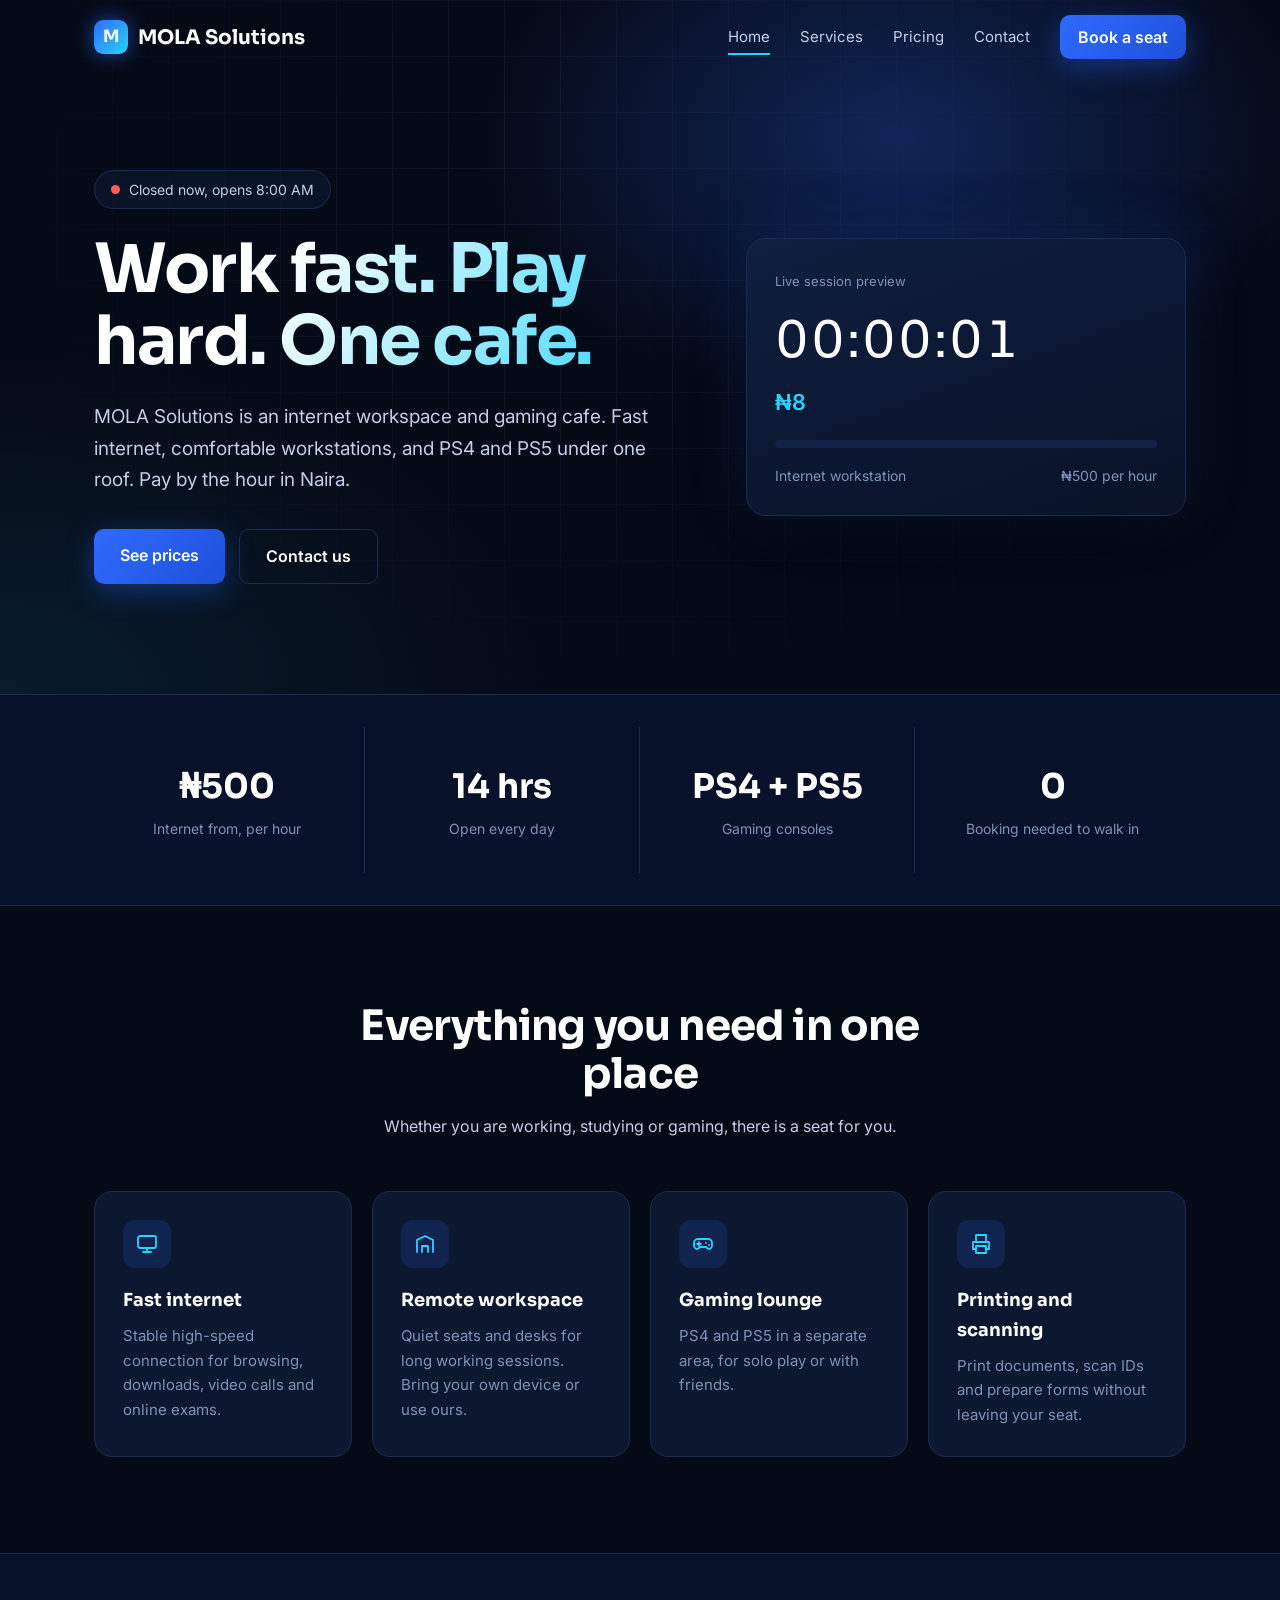
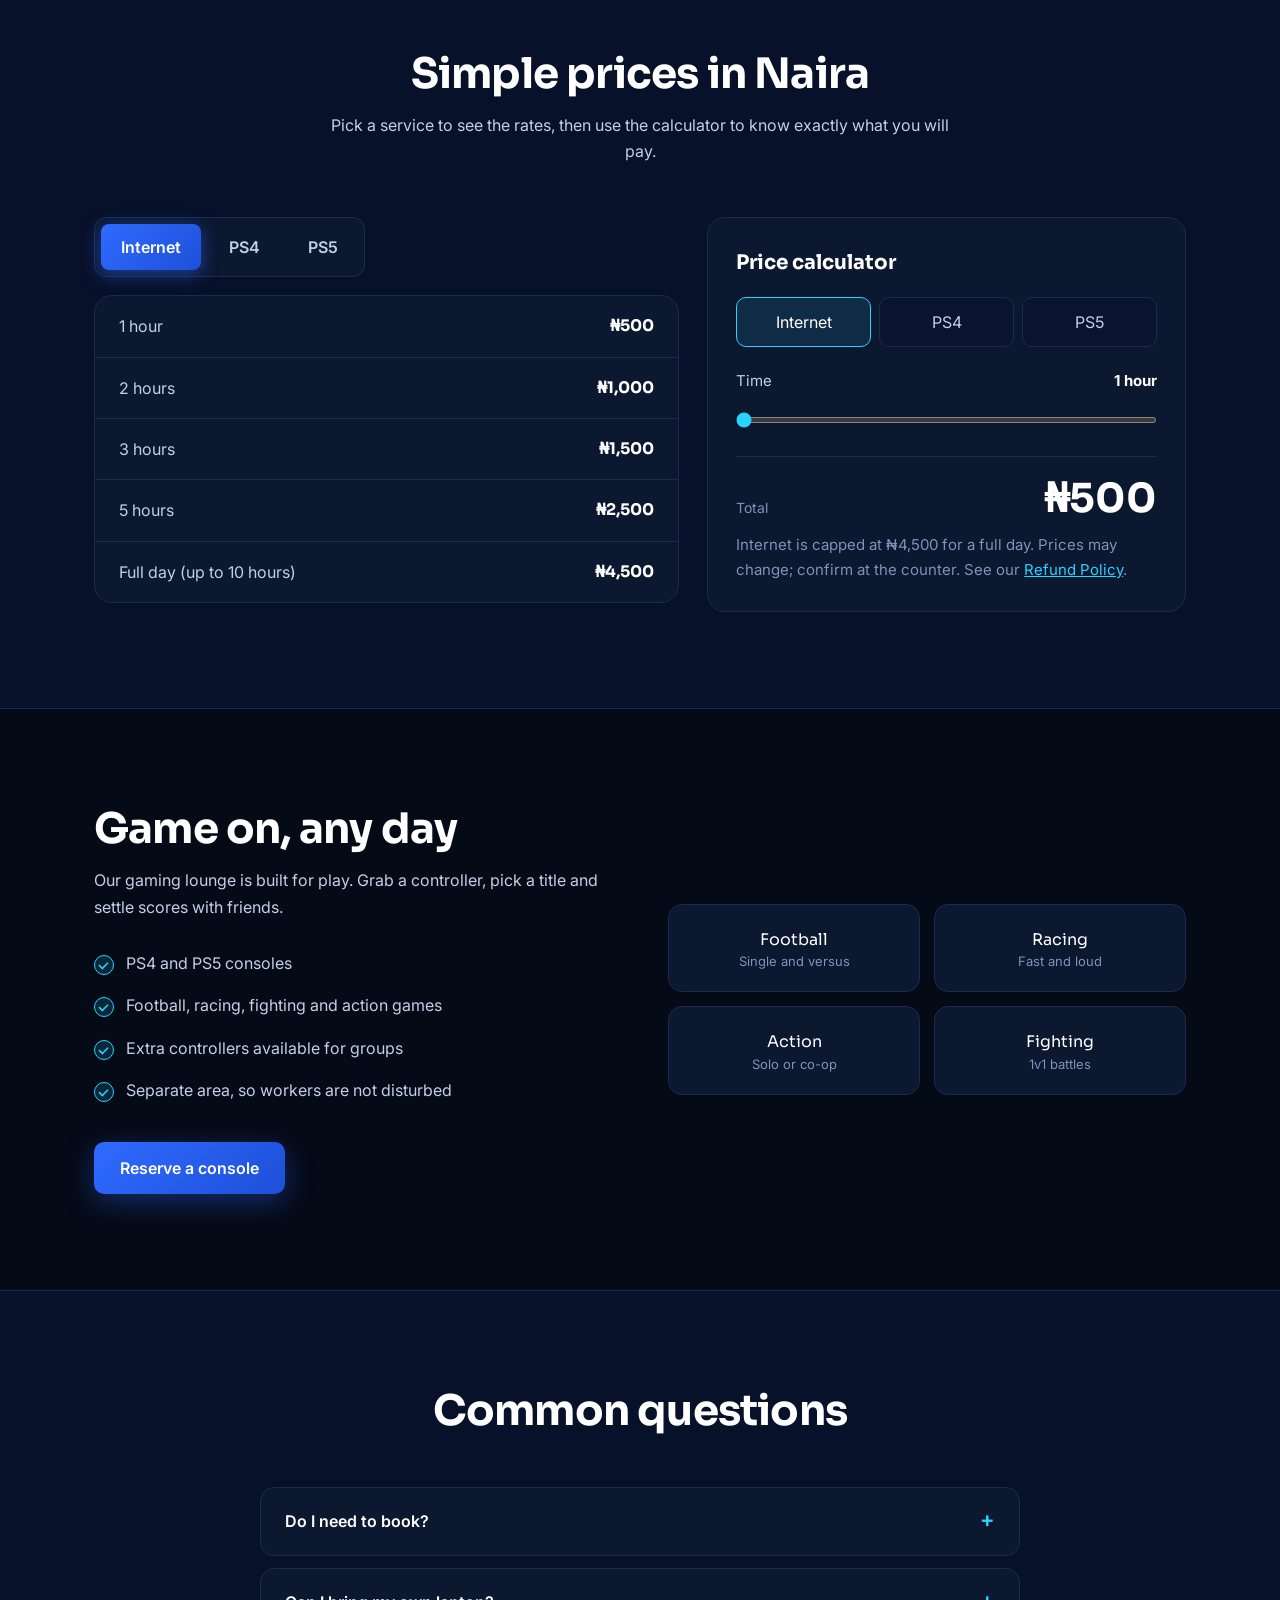
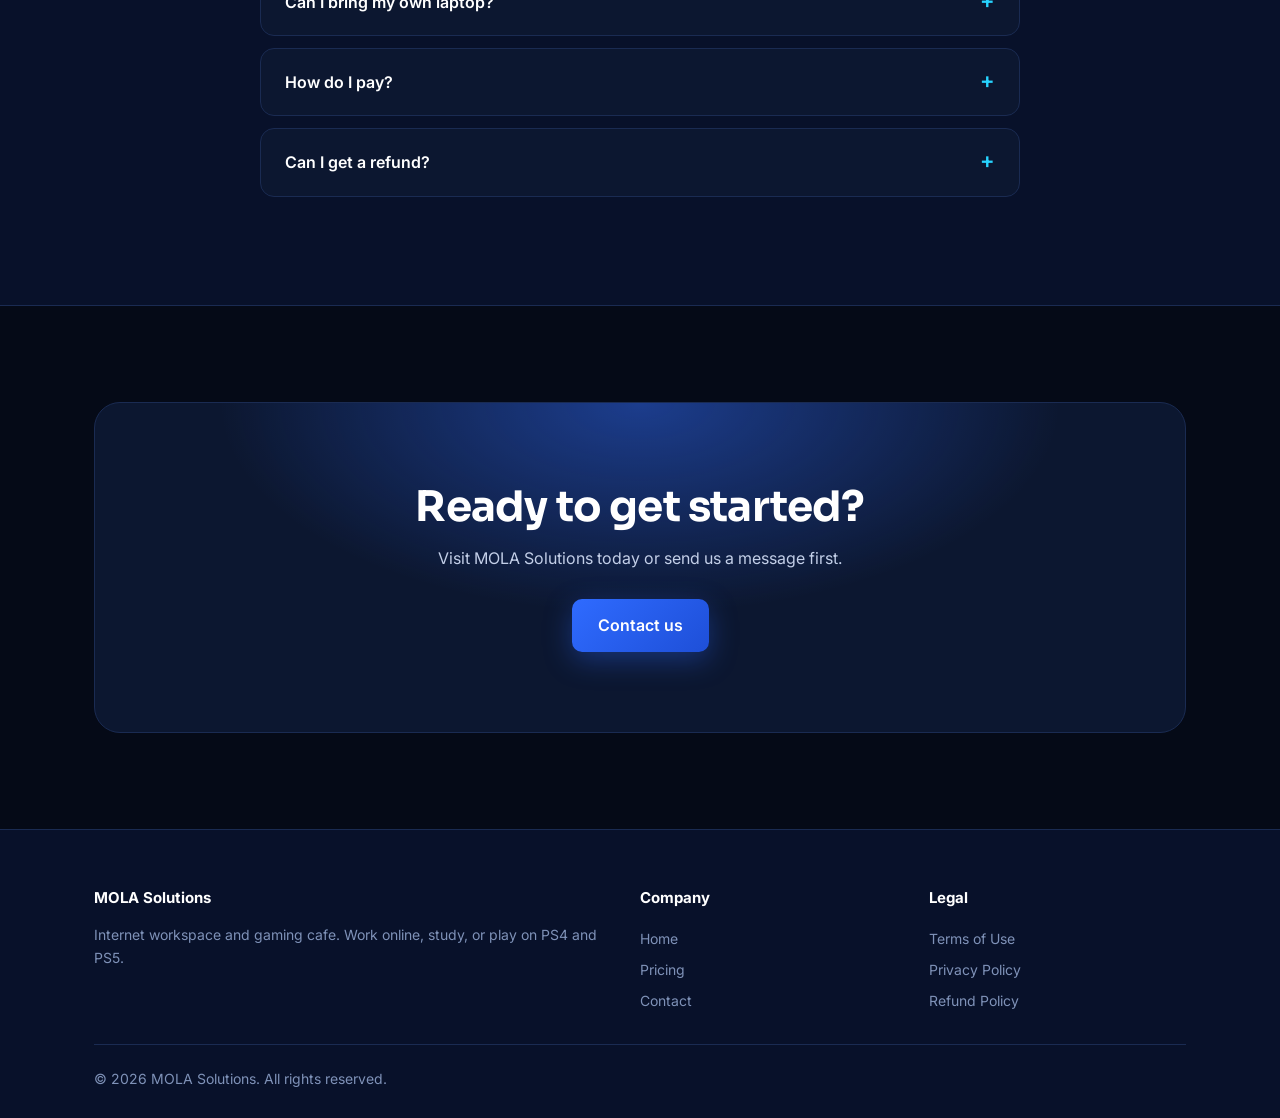
<file: index.html>
<!DOCTYPE html>
<html lang="en">
<head>
    <meta charset="utf-8">
    <meta name="viewport" content="width=device-width, initial-scale=1">
    <title>MOLA Solutions | Internet Workspace and Gaming Cafe</title>
    <meta name="description" content="Internet workspace and gaming cafe. Pay by the hour in Naira. PS4, PS5 and fast internet.">
    <meta name="theme-color" content="#050a17">

    <link rel="preconnect" href="https://fonts.googleapis.com">
    <link rel="preconnect" href="https://fonts.gstatic.com" crossorigin>
    <link href="https://fonts.googleapis.com/css2?family=Inter:wght@400;500;600&family=Sora:wght@600;700&display=swap" rel="stylesheet">
    <link rel="stylesheet" href="style.css">
</head>
<body>
    <header>
        <div class="wrap">
            <a class="logo" href="index.html"><i>M</i>MOLA Solutions</a>
            <button class="menu" aria-expanded="false" aria-controls="nav">Menu</button>
            <nav id="nav" aria-label="Main">
                <a href="index.html" aria-current="page">Home</a>
                <a href="index.html#services">Services</a>
                <a href="index.html#pricing">Pricing</a>
                <a href="contact.html">Contact</a>
                <a class="btn" href="contact.html">Book a seat</a>
            </nav>
        </div>
    </header>

    <main>
        <section class="hero">
            <div class="wrap">
                <div>
                    <div class="badge" id="status">
                        <i class="dot"></i>
                        <span>Open daily, 8:00 AM to 10:00 PM</span>
                    </div>
                    <h1>Work fast. Play hard. One cafe.</h1>
                    <p class="sub">MOLA Solutions is an internet workspace and gaming cafe. Fast internet, comfortable workstations, and PS4 and PS5 under one roof. Pay by the hour in Naira.</p>
                    <div class="btns">
                        <a class="btn" href="#pricing">See prices</a>
                        <a class="btn alt" href="contact.html">Contact us</a>
                    </div>
                </div>

                <div class="sess">
                    <small>Live session preview</small>
                    <div class="t" id="tm">00:00:00</div>
                    <div class="c" id="cost">&#8358;0</div>
                    <div class="bar"><b id="pb"></b></div>
                    <div class="row">
                        <span>Internet workstation</span>
                        <span>&#8358;500 per hour</span>
                    </div>
                </div>
            </div>
        </section>

        <div class="stats">
            <div class="wrap">
                <div><b data-n="500" data-p="&#8358;">0</b><span>Internet from, per hour</span></div>
                <div><b data-n="14" data-s=" hrs">0</b><span>Open every day</span></div>
                <div><b>PS4 + PS5</b><span>Gaming consoles</span></div>
                <div><b data-n="0">0</b><span>Booking needed to walk in</span></div>
            </div>
        </div>

        <section id="services">
            <div class="wrap">
                <div class="h rv">
                    <h2>Everything you need in one place</h2>
                    <p>Whether you are working, studying or gaming, there is a seat for you.</p>
                </div>
                <div class="grid4 rv">
                    <article class="card">
                        <span class="ic"><svg viewBox="0 0 24 24"><rect x="3" y="4" width="18" height="12" rx="2"/><path d="M8 20h8M12 16v4"/></svg></span>
                        <h3>Fast internet</h3>
                        <p>Stable high-speed connection for browsing, downloads, video calls and online exams.</p>
                    </article>
                    <article class="card">
                        <span class="ic"><svg viewBox="0 0 24 24"><path d="M4 20V8l8-4 8 4v12M9 20v-6h6v6"/></svg></span>
                        <h3>Remote workspace</h3>
                        <p>Quiet seats and desks for long working sessions. Bring your own device or use ours.</p>
                    </article>
                    <article class="card">
                        <span class="ic"><svg viewBox="0 0 24 24"><path d="M6 12h4M8 10v4M15 11h.01M18 13h.01"/><path d="M7 7h10a4 4 0 0 1 4 4v3a3 3 0 0 1-5 2l-1-1H9l-1 1a3 3 0 0 1-5-2v-3a4 4 0 0 1 4-4z"/></svg></span>
                        <h3>Gaming lounge</h3>
                        <p>PS4 and PS5 in a separate area, for solo play or with friends.</p>
                    </article>
                    <article class="card">
                        <span class="ic"><svg viewBox="0 0 24 24"><path d="M7 9V3h10v6M7 17H4v-7h16v7h-3M7 14h10v7H7z"/></svg></span>
                        <h3>Printing and scanning</h3>
                        <p>Print documents, scan IDs and prepare forms without leaving your seat.</p>
                    </article>
                </div>
            </div>
        </section>

        <section id="pricing" class="alt-bg">
            <div class="wrap">
                <div class="h rv">
                    <h2>Simple prices in Naira</h2>
                    <p>Pick a service to see the rates, then use the calculator to know exactly what you will pay.</p>
                </div>
                <div class="pr rv">
                    <div>
                        <div class="tabs" id="tabs">
                            <button data-k="internet">Internet</button>
                            <button data-k="ps4">PS4</button>
                            <button data-k="ps5">PS5</button>
                        </div>
                        <div class="plist" id="plist"></div>
                    </div>
                    <div class="card calc">
                        <h3>Price calculator</h3>
                        <div class="chips" id="chips">
                            <button data-k="internet">Internet</button>
                            <button data-k="ps4">PS4</button>
                            <button data-k="ps5">PS5</button>
                        </div>
                        <label for="hrs">Time <b id="hv">1 hour</b></label>
                        <input id="hrs" type="range" min="1" max="10" value="1">
                        <div class="tot"><span>Total</span><b id="tot">&#8358;0</b></div>
                        <p class="note">Internet is capped at &#8358;4,500 for a full day. Prices may change; confirm at the counter. See our <a href="refund.html">Refund Policy</a>.</p>
                    </div>
                </div>
            </div>
        </section>

        <section>
            <div class="wrap split">
                <div class="rv">
                    <h2>Game on, any day</h2>
                    <p>Our gaming lounge is built for play. Grab a controller, pick a title and settle scores with friends.</p>
                    <ul class="chk">
                        <li>PS4 and PS5 consoles</li>
                        <li>Football, racing, fighting and action games</li>
                        <li>Extra controllers available for groups</li>
                        <li>Separate area, so workers are not disturbed</li>
                    </ul>
                    <a class="btn" href="contact.html">Reserve a console</a>
                </div>
                <div class="games rv">
                    <div>Football<small>Single and versus</small></div>
                    <div>Racing<small>Fast and loud</small></div>
                    <div>Action<small>Solo or co-op</small></div>
                    <div>Fighting<small>1v1 battles</small></div>
                </div>
            </div>
        </section>

        <section class="alt-bg">
            <div class="wrap">
                <div class="h rv"><h2>Common questions</h2></div>
                <div class="faq rv">
                    <details><summary>Do I need to book?</summary><p>No. Walk in and take any free workstation. For a PS4 or PS5 on busy days, contact us first to reserve.</p></details>
                    <details><summary>Can I bring my own laptop?</summary><p>Yes. You can use our internet on your own device and pay for the time you use.</p></details>
                    <details><summary>How do I pay?</summary><p>Pay at the counter before or at the start of your session. Time begins when you log in.</p></details>
                    <details><summary>Can I get a refund?</summary><p>Yes, in some cases such as faulty equipment or long internet outages. Read our <a href="refund.html">Refund Policy</a>.</p></details>
                </div>
            </div>
        </section>

        <section>
            <div class="wrap">
                <div class="cta rv">
                    <h2>Ready to get started?</h2>
                    <p>Visit MOLA Solutions today or send us a message first.</p>
                    <a class="btn" href="contact.html">Contact us</a>
                </div>
            </div>
        </section>
    </main>

    <footer>
        <div class="wrap">
            <div class="cols">
                <div><h4>MOLA Solutions</h4><p>Internet workspace and gaming cafe. Work online, study, or play on PS4 and PS5.</p></div>
                <div><h4>Company</h4><a href="index.html">Home</a><a href="index.html#pricing">Pricing</a><a href="contact.html">Contact</a></div>
                <div><h4>Legal</h4><a href="terms.html">Terms of Use</a><a href="privacy.html">Privacy Policy</a><a href="refund.html">Refund Policy</a></div>
            </div>
            <p class="copy">&copy; <span id="y">2026</span> MOLA Solutions. All rights reserved.</p>
        </div>
    </footer>

    <script src="main.js"></script>
</body>
</html>
</file>
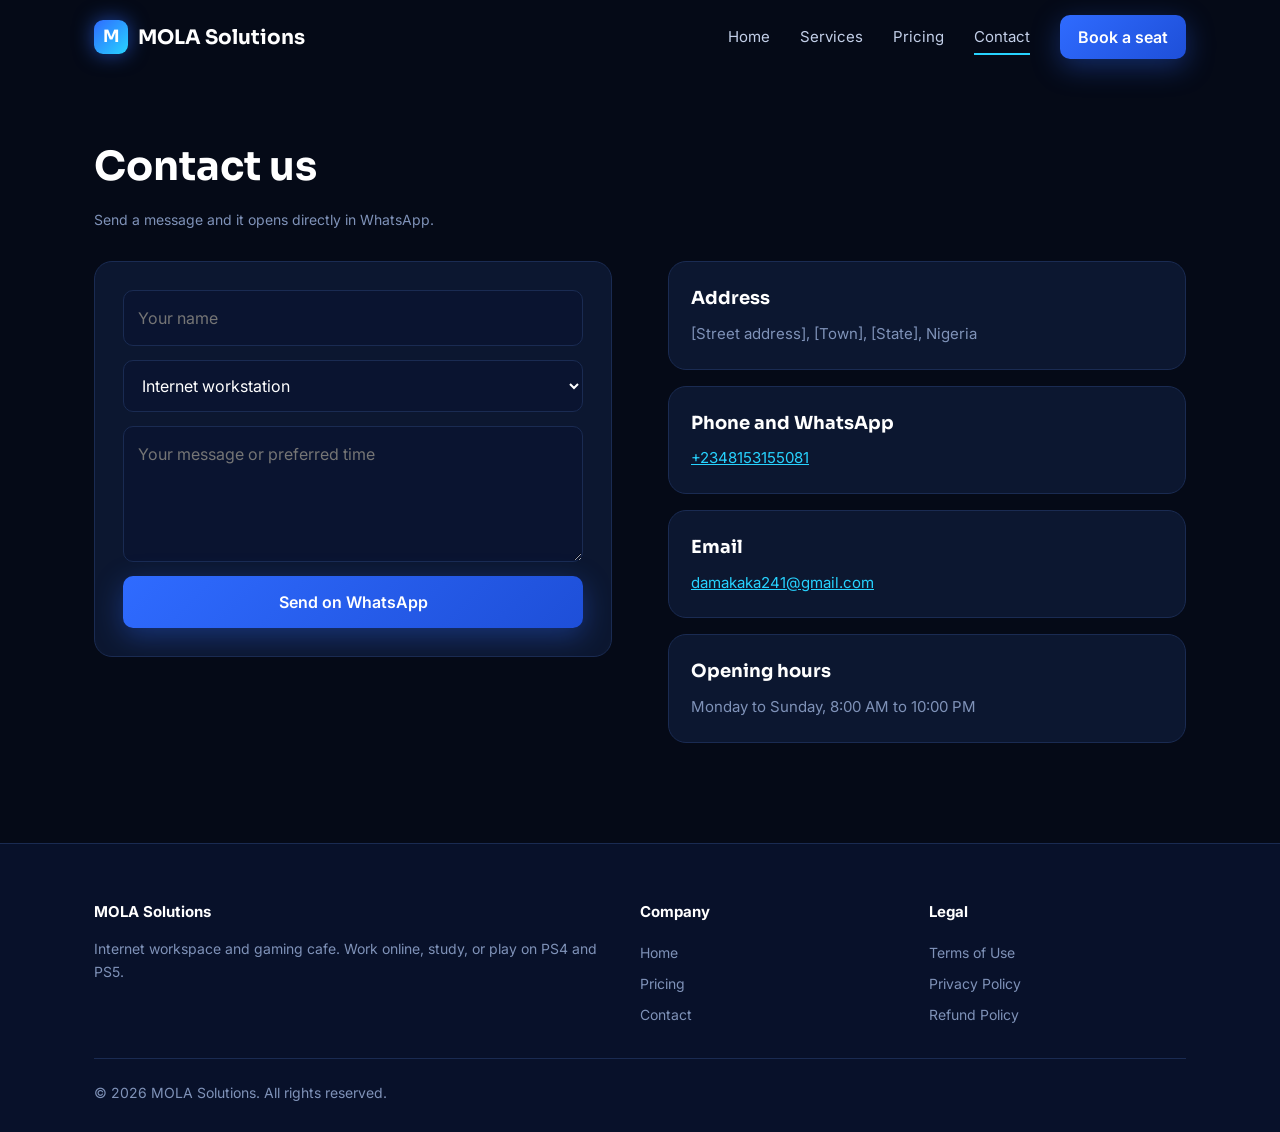
<file: contact.html>
<!DOCTYPE html>
<html lang="en">
<head>
    <meta charset="utf-8">
    <meta name="viewport" content="width=device-width, initial-scale=1">
    <title>Contact | MOLA Solutions</title>
    <meta name="description" content="Address, phone and opening hours for MOLA Solutions.">
    <meta name="theme-color" content="#050a17">

    <link rel="preconnect" href="https://fonts.googleapis.com">
    <link rel="preconnect" href="https://fonts.gstatic.com" crossorigin>
    <link href="https://fonts.googleapis.com/css2?family=Inter:wght@400;500;600&family=Sora:wght@600;700&display=swap" rel="stylesheet">
    <link rel="stylesheet" href="style.css">
</head>
<body>
    <header>
        <div class="wrap">
            <a class="logo" href="index.html"><i>M</i>MOLA Solutions</a>
            <button class="menu" aria-expanded="false" aria-controls="nav">Menu</button>
            <nav id="nav" aria-label="Main">
                <a href="index.html">Home</a>
                <a href="index.html#services">Services</a>
                <a href="index.html#pricing">Pricing</a>
                <a href="contact.html" aria-current="page">Contact</a>
                <a class="btn" href="contact.html">Book a seat</a>
            </nav>
        </div>
    </header>

    <main class="page">
        <div class="wrap">
            <h1>Contact us</h1>
            <p class="date">Send a message and it opens directly in WhatsApp.</p>

            <div class="split" style="align-items:start">
                <form class="cform card" id="cf">
                    <input name="n" placeholder="Your name" required aria-label="Your name">
                    <select name="s" aria-label="Service">
                        <option>Internet workstation</option>
                        <option>PS4</option>
                        <option>PS5</option>
                        <option>Printing or scanning</option>
                    </select>
                    <textarea name="m" rows="4" placeholder="Your message or preferred time" aria-label="Message"></textarea>
                    <button class="btn" type="submit">Send on WhatsApp</button>
                </form>

                <div class="cbox">
                    <div class="card">
                        <h3>Address</h3>
                        <p>[Street address], [Town], [State], Nigeria</p>
                    </div>
                    <div class="card">
                        <h3>Phone and WhatsApp</h3>
                        <p><a href="tel:+2348153155081">+2348153155081</a></p>
                    </div>
                    <div class="card">
                        <h3>Email</h3>
                        <p><a href="mailto:damakaka241@gmail.com">damakaka241@gmail.com</a></p>
                    </div>
                    <div class="card">
                        <h3>Opening hours</h3>
                        <p>Monday to Sunday, 8:00 AM to 10:00 PM</p>
                    </div>
                </div>
            </div>
        </div>
    </main>

    <footer>
        <div class="wrap">
            <div class="cols">
                <div><h4>MOLA Solutions</h4><p>Internet workspace and gaming cafe. Work online, study, or play on PS4 and PS5.</p></div>
                <div><h4>Company</h4><a href="index.html">Home</a><a href="index.html#pricing">Pricing</a><a href="contact.html">Contact</a></div>
                <div><h4>Legal</h4><a href="terms.html">Terms of Use</a><a href="privacy.html">Privacy Policy</a><a href="refund.html">Refund Policy</a></div>
            </div>
            <p class="copy">&copy; <span id="y">2026</span> MOLA Solutions. All rights reserved.</p>
        </div>
    </footer>

    <script src="main.js"></script>
</body>
</html>
</file>
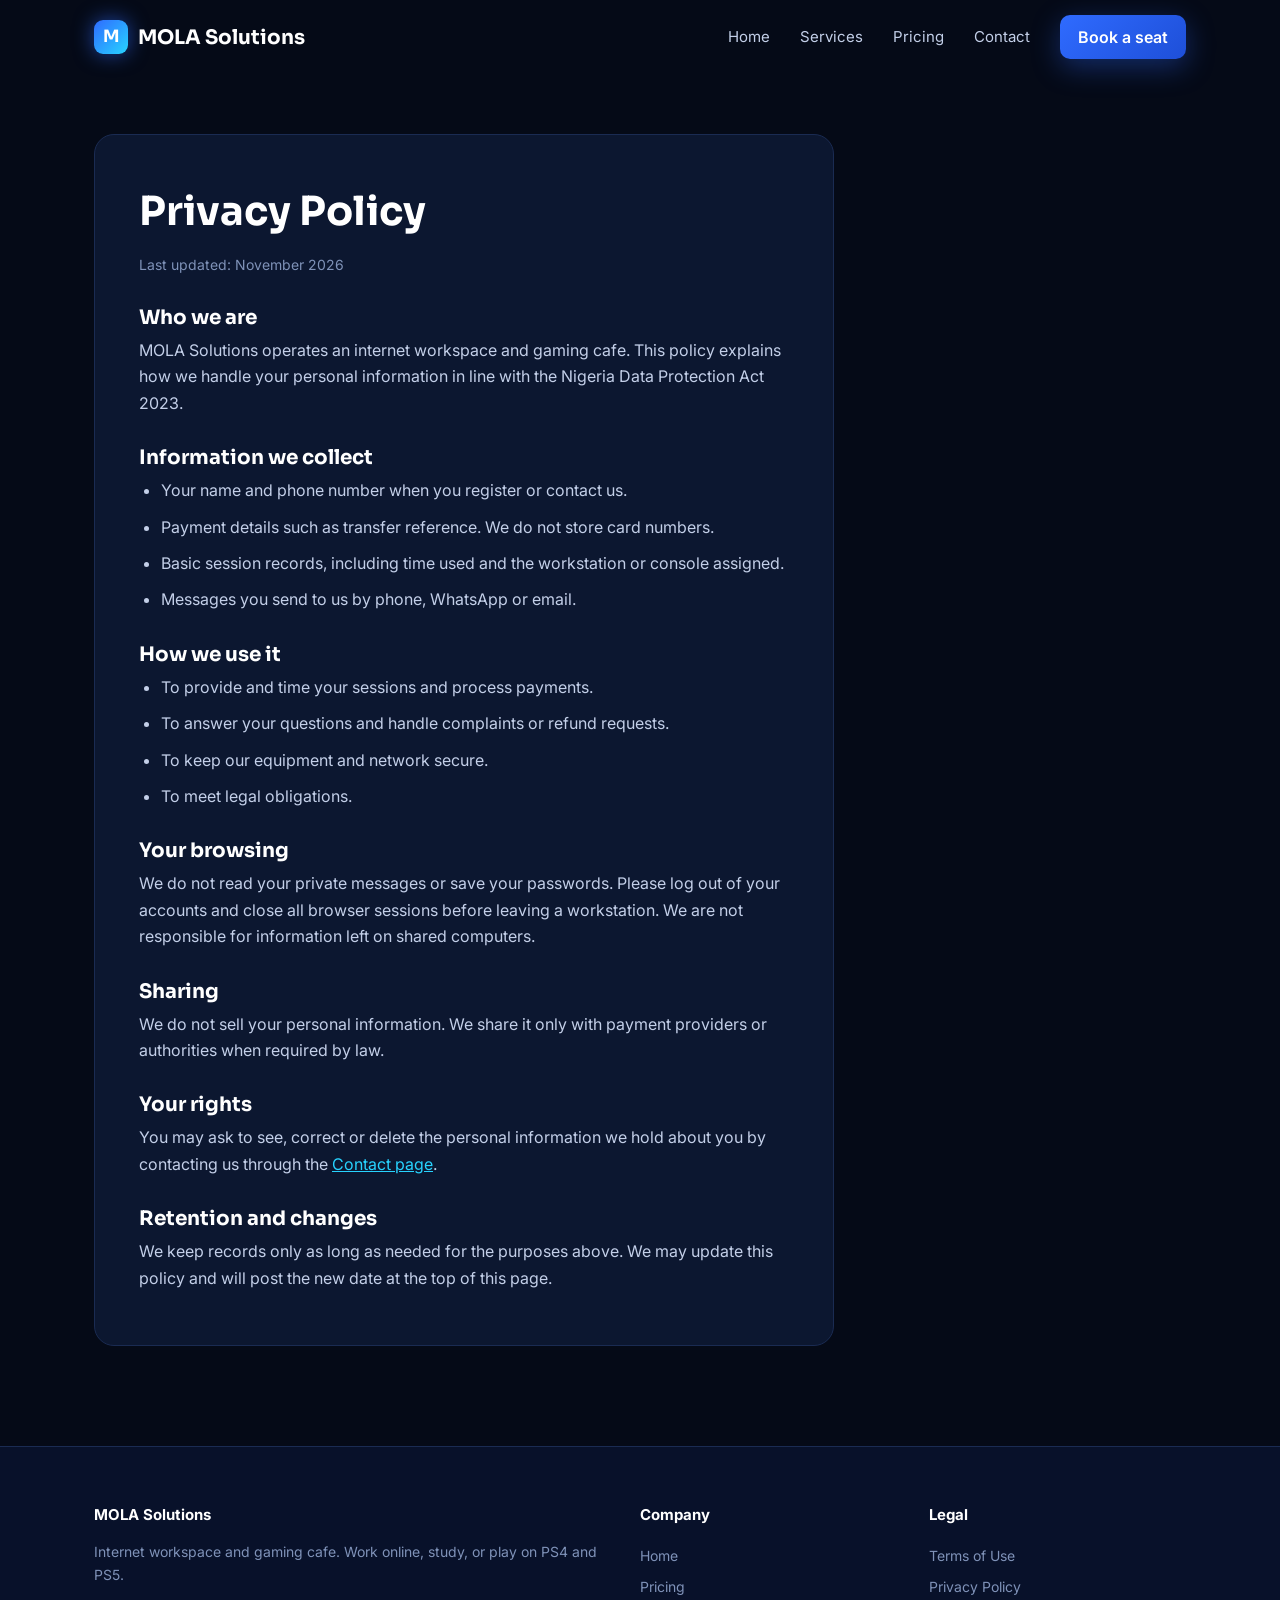
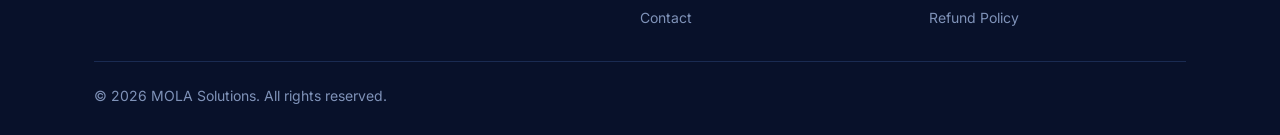
<file: privacy.html>
<!DOCTYPE html>
<html lang="en"><head><meta charset="utf-8"><meta name="viewport" content="width=device-width,initial-scale=1">
<title>Privacy Policy | MOLA Solutions</title><meta name="description" content="Privacy Policy for MOLA Solutions."><meta name="theme-color" content="#050a17">
<link rel="preconnect" href="https://fonts.googleapis.com"><link rel="preconnect" href="https://fonts.gstatic.com" crossorigin>
<link href="https://fonts.googleapis.com/css2?family=Inter:wght@400;500;600&family=Sora:wght@600;700&display=swap" rel="stylesheet">
<link rel="stylesheet" href="style.css"></head><body>
<header><div class="wrap"><a class="logo" href="index.html"><i>M</i>MOLA Solutions</a>
<button class="menu" aria-expanded="false" aria-controls="nav">Menu</button>
<nav id="nav" aria-label="Main"><a href="index.html">Home</a><a href="index.html#services">Services</a><a href="index.html#pricing">Pricing</a><a href="contact.html">Contact</a><a class="btn" href="contact.html">Book a seat</a></nav></div></header>
<div class="page"><div class="wrap"><div class="doc"><h1>Privacy Policy</h1><p class="date">Last updated: November 2026</p><h2>Who we are</h2><p>MOLA Solutions operates an internet workspace and gaming cafe. This policy explains how we handle your personal information in line with the Nigeria Data Protection Act 2023.</p><h2>Information we collect</h2><ul><li>Your name and phone number when you register or contact us.</li><li>Payment details such as transfer reference. We do not store card numbers.</li><li>Basic session records, including time used and the workstation or console assigned.</li><li>Messages you send to us by phone, WhatsApp or email.</li></ul><h2>How we use it</h2><ul><li>To provide and time your sessions and process payments.</li><li>To answer your questions and handle complaints or refund requests.</li><li>To keep our equipment and network secure.</li><li>To meet legal obligations.</li></ul><h2>Your browsing</h2><p>We do not read your private messages or save your passwords. Please log out of your accounts and close all browser sessions before leaving a workstation. We are not responsible for information left on shared computers.</p><h2>Sharing</h2><p>We do not sell your personal information. We share it only with payment providers or authorities when required by law.</p><h2>Your rights</h2><p>You may ask to see, correct or delete the personal information we hold about you by contacting us through the <a href="contact.html">Contact page</a>.</p><h2>Retention and changes</h2><p>We keep records only as long as needed for the purposes above. We may update this policy and will post the new date at the top of this page.</p></div></div></div>
<footer><div class="wrap"><div class="cols">
<div><h4>MOLA Solutions</h4><p>Internet workspace and gaming cafe. Work online, study, or play on PS4 and PS5.</p></div>
<div><h4>Company</h4><a href="index.html">Home</a><a href="index.html#pricing">Pricing</a><a href="contact.html">Contact</a></div>
<div><h4>Legal</h4><a href="terms.html">Terms of Use</a><a href="privacy.html">Privacy Policy</a><a href="refund.html">Refund Policy</a></div>
</div><p class="copy">&copy; <span id="y">2026</span> MOLA Solutions. All rights reserved.</p></div></footer>
<script src="main.js"></script></body></html>
</file>
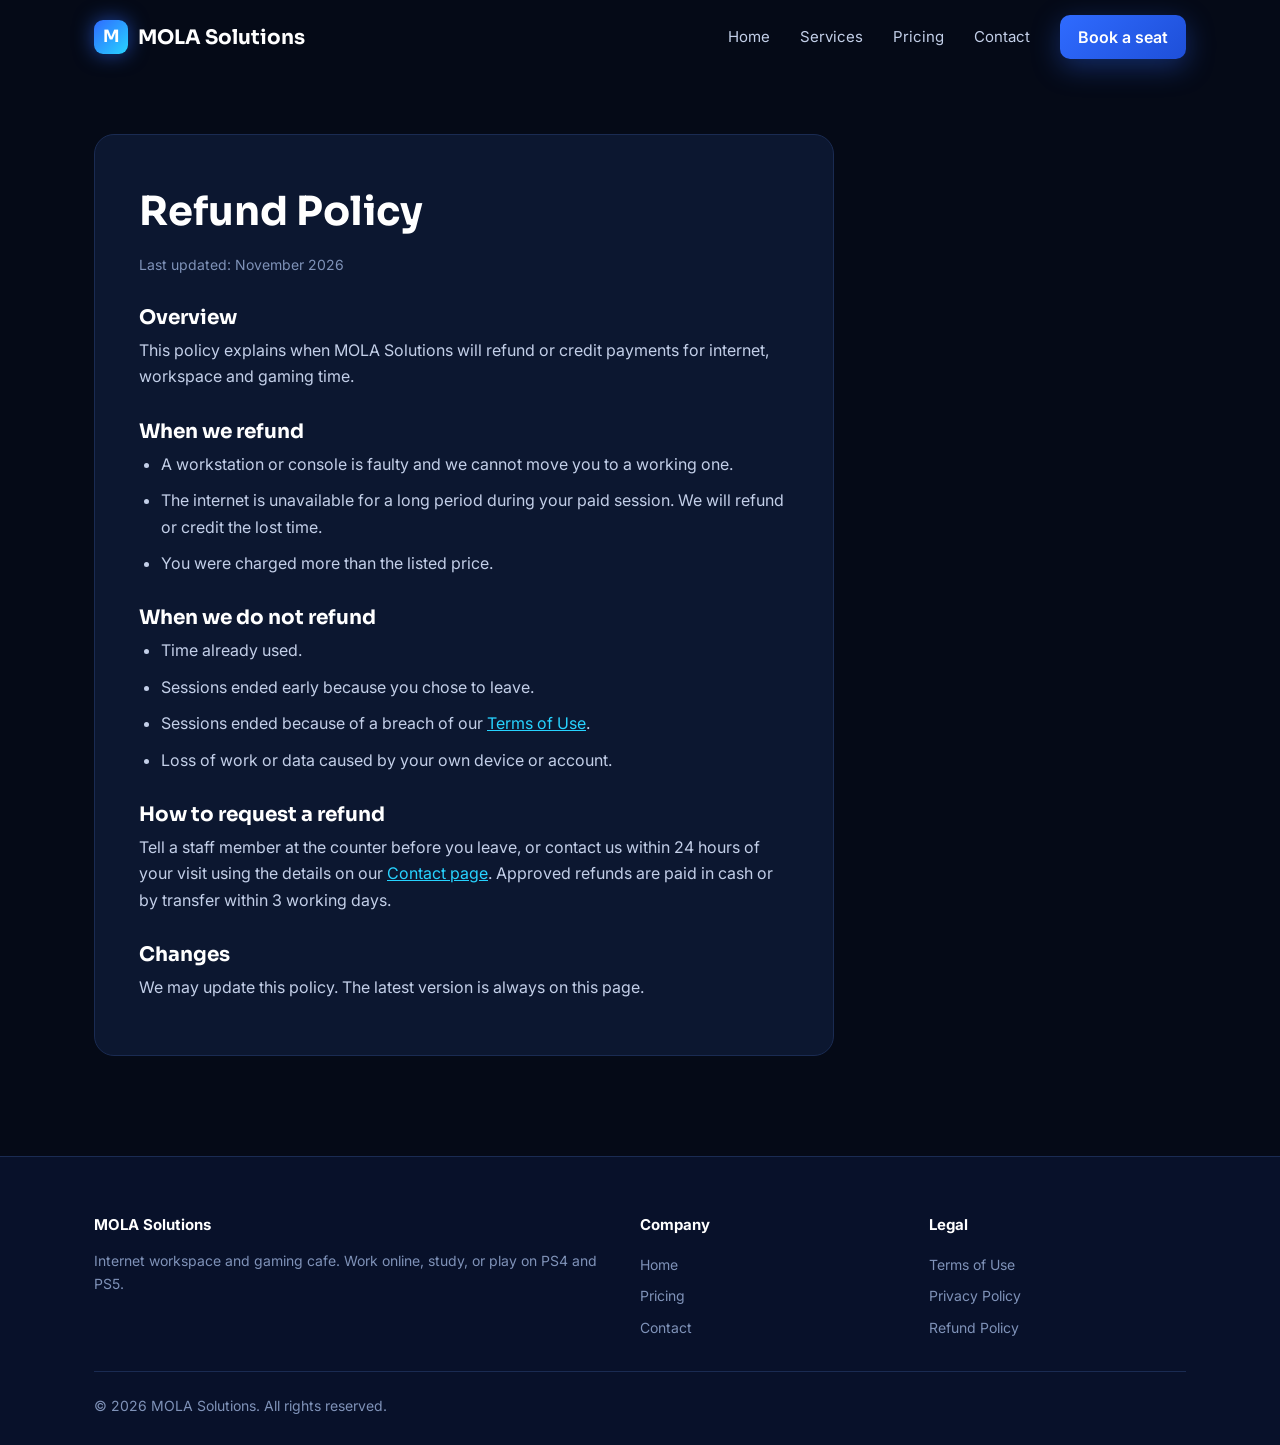
<file: refund.html>
<!DOCTYPE html>
<html lang="en"><head><meta charset="utf-8"><meta name="viewport" content="width=device-width,initial-scale=1">
<title>Refund Policy | MOLA Solutions</title><meta name="description" content="Refund Policy for MOLA Solutions."><meta name="theme-color" content="#050a17">
<link rel="preconnect" href="https://fonts.googleapis.com"><link rel="preconnect" href="https://fonts.gstatic.com" crossorigin>
<link href="https://fonts.googleapis.com/css2?family=Inter:wght@400;500;600&family=Sora:wght@600;700&display=swap" rel="stylesheet">
<link rel="stylesheet" href="style.css"></head><body>
<header><div class="wrap"><a class="logo" href="index.html"><i>M</i>MOLA Solutions</a>
<button class="menu" aria-expanded="false" aria-controls="nav">Menu</button>
<nav id="nav" aria-label="Main"><a href="index.html">Home</a><a href="index.html#services">Services</a><a href="index.html#pricing">Pricing</a><a href="contact.html">Contact</a><a class="btn" href="contact.html">Book a seat</a></nav></div></header>
<div class="page"><div class="wrap"><div class="doc"><h1>Refund Policy</h1><p class="date">Last updated: November 2026</p><h2>Overview</h2><p>This policy explains when MOLA Solutions will refund or credit payments for internet, workspace and gaming time.</p><h2>When we refund</h2><ul><li>A workstation or console is faulty and we cannot move you to a working one.</li><li>The internet is unavailable for a long period during your paid session. We will refund or credit the lost time.</li><li>You were charged more than the listed price.</li></ul><h2>When we do not refund</h2><ul><li>Time already used.</li><li>Sessions ended early because you chose to leave.</li><li>Sessions ended because of a breach of our <a href="terms.html">Terms of Use</a>.</li><li>Loss of work or data caused by your own device or account.</li></ul><h2>How to request a refund</h2><p>Tell a staff member at the counter before you leave, or contact us within 24 hours of your visit using the details on our <a href="contact.html">Contact page</a>. Approved refunds are paid in cash or by transfer within 3 working days.</p><h2>Changes</h2><p>We may update this policy. The latest version is always on this page.</p></div></div></div>
<footer><div class="wrap"><div class="cols">
<div><h4>MOLA Solutions</h4><p>Internet workspace and gaming cafe. Work online, study, or play on PS4 and PS5.</p></div>
<div><h4>Company</h4><a href="index.html">Home</a><a href="index.html#pricing">Pricing</a><a href="contact.html">Contact</a></div>
<div><h4>Legal</h4><a href="terms.html">Terms of Use</a><a href="privacy.html">Privacy Policy</a><a href="refund.html">Refund Policy</a></div>
</div><p class="copy">&copy; <span id="y">2026</span> MOLA Solutions. All rights reserved.</p></div></footer>
<script src="main.js"></script></body></html>
</file>
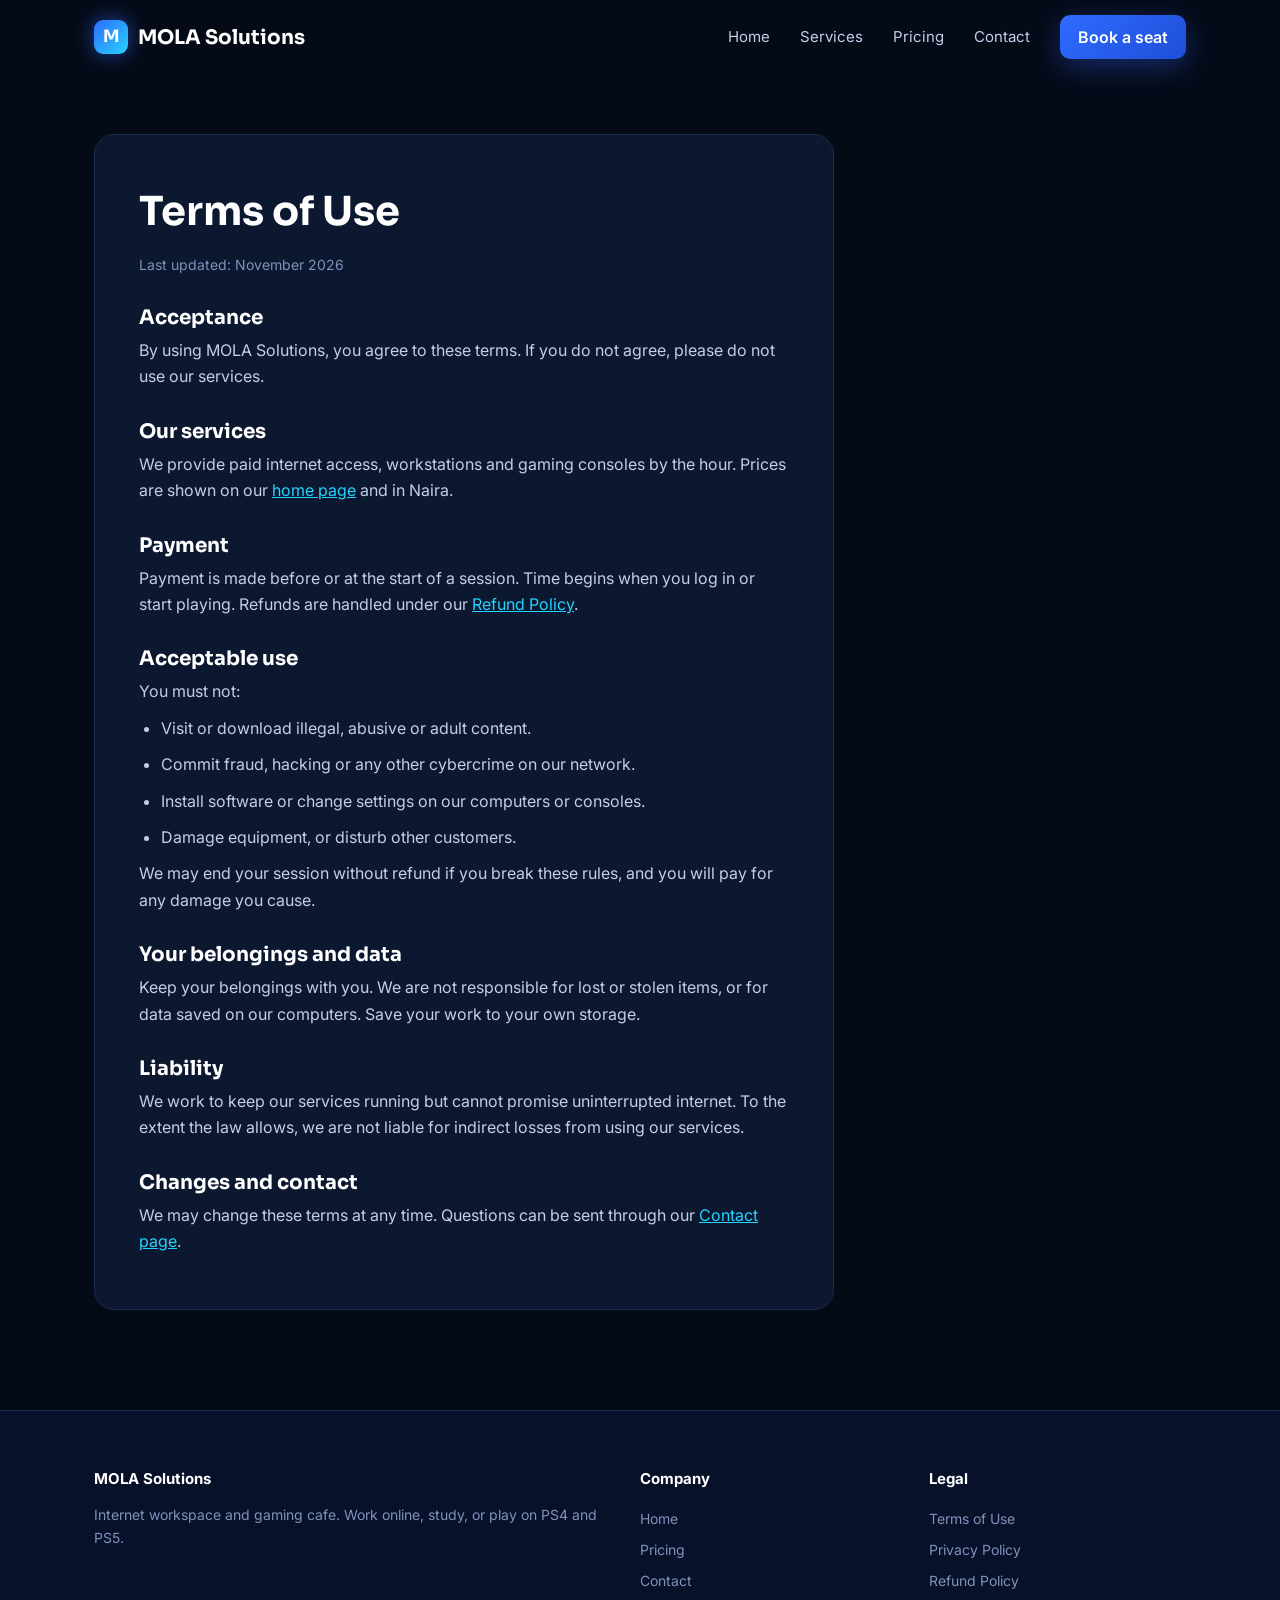
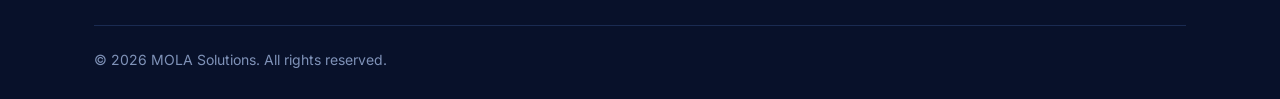
<file: terms.html>
<!DOCTYPE html>
<html lang="en"><head><meta charset="utf-8"><meta name="viewport" content="width=device-width,initial-scale=1">
<title>Terms of Use | MOLA Solutions</title><meta name="description" content="Terms of Use for MOLA Solutions."><meta name="theme-color" content="#050a17">
<link rel="preconnect" href="https://fonts.googleapis.com"><link rel="preconnect" href="https://fonts.gstatic.com" crossorigin>
<link href="https://fonts.googleapis.com/css2?family=Inter:wght@400;500;600&family=Sora:wght@600;700&display=swap" rel="stylesheet">
<link rel="stylesheet" href="style.css"></head><body>
<header><div class="wrap"><a class="logo" href="index.html"><i>M</i>MOLA Solutions</a>
<button class="menu" aria-expanded="false" aria-controls="nav">Menu</button>
<nav id="nav" aria-label="Main"><a href="index.html">Home</a><a href="index.html#services">Services</a><a href="index.html#pricing">Pricing</a><a href="contact.html">Contact</a><a class="btn" href="contact.html">Book a seat</a></nav></div></header>
<div class="page"><div class="wrap"><div class="doc"><h1>Terms of Use</h1><p class="date">Last updated: November 2026</p><h2>Acceptance</h2><p>By using MOLA Solutions, you agree to these terms. If you do not agree, please do not use our services.</p><h2>Our services</h2><p>We provide paid internet access, workstations and gaming consoles by the hour. Prices are shown on our <a href="index.html#pricing">home page</a> and in Naira.</p><h2>Payment</h2><p>Payment is made before or at the start of a session. Time begins when you log in or start playing. Refunds are handled under our <a href="refund.html">Refund Policy</a>.</p><h2>Acceptable use</h2><p>You must not:</p><ul><li>Visit or download illegal, abusive or adult content.</li><li>Commit fraud, hacking or any other cybercrime on our network.</li><li>Install software or change settings on our computers or consoles.</li><li>Damage equipment, or disturb other customers.</li></ul><p>We may end your session without refund if you break these rules, and you will pay for any damage you cause.</p><h2>Your belongings and data</h2><p>Keep your belongings with you. We are not responsible for lost or stolen items, or for data saved on our computers. Save your work to your own storage.</p><h2>Liability</h2><p>We work to keep our services running but cannot promise uninterrupted internet. To the extent the law allows, we are not liable for indirect losses from using our services.</p><h2>Changes and contact</h2><p>We may change these terms at any time. Questions can be sent through our <a href="contact.html">Contact page</a>.</p></div></div></div>
<footer><div class="wrap"><div class="cols">
<div><h4>MOLA Solutions</h4><p>Internet workspace and gaming cafe. Work online, study, or play on PS4 and PS5.</p></div>
<div><h4>Company</h4><a href="index.html">Home</a><a href="index.html#pricing">Pricing</a><a href="contact.html">Contact</a></div>
<div><h4>Legal</h4><a href="terms.html">Terms of Use</a><a href="privacy.html">Privacy Policy</a><a href="refund.html">Refund Policy</a></div>
</div><p class="copy">&copy; <span id="y">2026</span> MOLA Solutions. All rights reserved.</p></div></footer>
<script src="main.js"></script></body></html>
</file>
<file: style.css>
:root{--bg:#050a17;--bg2:#08112a;--card:#0c1730;--line:#1a2b52;--blue:#2f6bff;--cyan:#27d3ff;--text:#c3cfe8;--mute:#7f92b8;--w:1140px}
*{box-sizing:border-box;margin:0;padding:0}
html{scroll-behavior:smooth}
body{font-family:Inter,system-ui,"Segoe UI",Arial,sans-serif;background:var(--bg);color:var(--text);line-height:1.65;overflow-x:hidden}
h1,h2,h3,.logo{font-family:Sora,Inter,system-ui,sans-serif;color:#fff}
a{color:var(--cyan)}
:focus-visible{outline:2px solid var(--cyan);outline-offset:3px}
.wrap{max-width:var(--w);margin:0 auto;padding:0 24px}
header{position:sticky;top:0;z-index:50;transition:.3s}
header.s{background:rgba(5,10,23,.8);backdrop-filter:blur(14px);border-bottom:1px solid var(--line)}
header .wrap{display:flex;align-items:center;justify-content:space-between;height:74px}
.logo{text-decoration:none;font-weight:700;font-size:20px;display:flex;align-items:center;gap:10px}
.logo i{width:34px;height:34px;border-radius:9px;background:linear-gradient(135deg,var(--blue),var(--cyan));display:grid;place-items:center;font-style:normal;font-size:17px;box-shadow:0 0 20px rgba(47,107,255,.6)}
nav{display:flex;align-items:center;gap:30px}
nav a{color:var(--text);text-decoration:none;font-size:15px;position:relative}
nav a:not(.btn)::after{content:"";position:absolute;left:0;bottom:-6px;height:2px;width:0;background:var(--cyan);transition:.3s}
nav a:hover::after,nav a[aria-current]::after{width:100%}
nav a:hover{color:#fff}
.btn{display:inline-block;background:linear-gradient(135deg,var(--blue),#1e4fd8);color:#fff!important;text-decoration:none;font-weight:600;padding:13px 26px;border-radius:10px;box-shadow:0 8px 28px rgba(47,107,255,.35);transition:.25s;border:0;cursor:pointer;font:inherit;font-weight:600}
.btn:hover{transform:translateY(-3px);box-shadow:0 12px 34px rgba(47,107,255,.6)}
.btn.alt{background:transparent;border:1px solid var(--line);box-shadow:none}
.btn.alt:hover{border-color:var(--cyan);box-shadow:0 0 24px rgba(39,211,255,.25)}
nav .btn{padding:9px 18px}
.menu{display:none;background:none;border:1px solid var(--line);color:#fff;padding:8px 14px;border-radius:8px;font:inherit;cursor:pointer}
.hero{position:relative;padding:90px 0 110px;margin-top:-74px;padding-top:170px;overflow:hidden;background:radial-gradient(600px 400px at var(--hx,70%) var(--hy,20%),rgba(47,107,255,.28),transparent 70%),radial-gradient(800px 500px at 0 100%,rgba(39,211,255,.09),transparent 70%)}
.hero::before{content:"";position:absolute;inset:0;background-image:linear-gradient(var(--line) 1px,transparent 1px),linear-gradient(90deg,var(--line) 1px,transparent 1px);background-size:56px 56px;opacity:.35;mask-image:radial-gradient(ellipse at 50% 30%,#000 20%,transparent 75%)}
.hero .wrap{position:relative;display:grid;grid-template-columns:1.15fr .85fr;gap:56px;align-items:center}
.badge{display:inline-flex;align-items:center;gap:9px;border:1px solid var(--line);background:rgba(12,23,48,.7);padding:7px 16px;border-radius:99px;font-size:14px;margin-bottom:24px}
.dot{width:9px;height:9px;border-radius:50%;background:#2ee67a;box-shadow:0 0 0 0 rgba(46,230,122,.7);animation:p 2s infinite}
.badge.off .dot{background:#ff5d5d;animation:none}
@keyframes p{to{box-shadow:0 0 0 12px rgba(46,230,122,0)}}
.hero h1{font-size:clamp(38px,6vw,68px);line-height:1.06;letter-spacing:-1.5px;background:linear-gradient(120deg,#fff 30%,var(--cyan));-webkit-background-clip:text;background-clip:text;color:transparent}
.hero p.sub{font-size:19px;max-width:48ch;margin:24px 0 34px;color:var(--text)}
.hero .btns{display:flex;gap:14px;flex-wrap:wrap}
.sess{background:linear-gradient(160deg,#0f1f40,#091226);border:1px solid var(--line);border-radius:20px;padding:28px;box-shadow:0 30px 80px rgba(0,0,0,.5),0 0 60px rgba(47,107,255,.18);animation:fl 6s ease-in-out infinite}
@keyframes fl{50%{transform:translateY(-12px)}}
.sess small{color:var(--mute);font-size:13px}
.sess .t{font-family:Sora,sans-serif;font-size:50px;color:#fff;letter-spacing:2px;margin:6px 0 2px;font-variant-numeric:tabular-nums}
.sess .c{font-size:22px;color:var(--cyan);font-weight:600;margin-bottom:20px}
.bar{height:8px;border-radius:9px;background:#122246;overflow:hidden}
.bar b{display:block;height:100%;width:0;background:linear-gradient(90deg,var(--blue),var(--cyan));border-radius:9px;transition:width 1s linear}
.sess .row{display:flex;justify-content:space-between;margin-top:16px;font-size:14px;color:var(--mute)}
.stats{border-block:1px solid var(--line);background:var(--bg2)}
.stats .wrap{display:grid;grid-template-columns:repeat(4,1fr)}
.stats div{padding:32px 20px;text-align:center;border-right:1px solid var(--line)}
.stats div:last-child{border:0}
.stats b{display:block;font-family:Sora,sans-serif;font-size:34px;color:#fff}
.stats span{font-size:14px;color:var(--mute)}
section{padding:96px 0}
.h{text-align:center;max-width:640px;margin:0 auto 52px}
h2{font-size:clamp(28px,4vw,42px);line-height:1.15;letter-spacing:-.8px;margin-bottom:14px}
.grid4{display:grid;grid-template-columns:repeat(4,1fr);gap:20px}
.card{position:relative;background:var(--card);border:1px solid var(--line);border-radius:18px;padding:28px;overflow:hidden;transition:.3s}
.card::before{content:"";position:absolute;inset:0;background:radial-gradient(260px circle at var(--mx,50%) var(--my,0),rgba(47,107,255,.28),transparent 70%);opacity:0;transition:.3s}
.card:hover{border-color:#2b4a94;transform:translateY(-6px)}
.card:hover::before{opacity:1}
.card>*{position:relative}
.ic{width:48px;height:48px;border-radius:12px;display:grid;place-items:center;background:rgba(47,107,255,.15);color:var(--cyan);margin-bottom:18px}
.ic svg{width:24px;height:24px;stroke:currentColor;fill:none;stroke-width:1.8;stroke-linecap:round;stroke-linejoin:round}
.card h3{font-size:18px;margin-bottom:8px}
.card p{font-size:15px;color:var(--mute)}
.alt-bg{background:var(--bg2);border-block:1px solid var(--line)}
.pr{display:grid;grid-template-columns:1.1fr .9fr;gap:28px;align-items:start}
.tabs{display:flex;gap:8px;margin-bottom:18px;background:var(--card);border:1px solid var(--line);padding:6px;border-radius:12px;width:fit-content}
.tabs button{background:none;border:0;color:var(--text);padding:10px 20px;border-radius:8px;font:inherit;font-weight:600;cursor:pointer;transition:.2s}
.tabs button.on{background:linear-gradient(135deg,var(--blue),#1e4fd8);color:#fff;box-shadow:0 4px 18px rgba(47,107,255,.5)}
.plist{background:var(--card);border:1px solid var(--line);border-radius:18px;overflow:hidden}
.plist div{display:flex;justify-content:space-between;padding:17px 24px;border-bottom:1px solid var(--line);transition:.2s;animation:in .4s both}
.plist div:last-child{border:0}
.plist div:hover{background:#10204a}
.plist b{color:#fff;font-family:Sora,sans-serif}
@keyframes in{from{opacity:0;transform:translateX(-14px)}}
.calc h3{font-size:20px;margin-bottom:18px}
.chips{display:flex;gap:8px;margin-bottom:22px}
.chips button{flex:1;background:#0a1430;border:1px solid var(--line);color:var(--text);padding:11px;border-radius:10px;font:inherit;cursor:pointer;transition:.2s}
.chips button.on{border-color:var(--cyan);color:#fff;background:rgba(39,211,255,.1)}
.calc label{display:flex;justify-content:space-between;font-size:15px;margin-bottom:10px}
.calc label b{color:#fff}
input[type=range]{width:100%;accent-color:var(--cyan);height:6px}
.tot{margin-top:26px;padding-top:22px;border-top:1px solid var(--line);display:flex;justify-content:space-between;align-items:end}
.tot span{color:var(--mute);font-size:14px}
.tot b{font-family:Sora,sans-serif;font-size:40px;color:#fff;line-height:1}
.note{font-size:13px;color:var(--mute);margin-top:14px}
.split{display:grid;grid-template-columns:1fr 1fr;gap:56px;align-items:center}
.games{display:grid;grid-template-columns:1fr 1fr;gap:14px}
.games div{background:var(--card);border:1px solid var(--line);border-radius:14px;padding:22px;text-align:center;font-family:Sora,sans-serif;color:#fff;transition:.3s}
.games div:hover{border-color:var(--cyan);box-shadow:0 0 30px rgba(39,211,255,.2);transform:scale(1.04)}
.games small{display:block;font:13px Inter,sans-serif;color:var(--mute)}
.chk{list-style:none;margin:22px 0 30px}
.chk li{padding:8px 0 8px 32px;position:relative}
.chk li::before{content:"";position:absolute;left:0;top:13px;width:18px;height:18px;border-radius:50%;background:rgba(39,211,255,.15) no-repeat center;border:1px solid var(--cyan)}
.chk li::after{content:"";position:absolute;left:6px;top:17px;width:5px;height:9px;border:solid var(--cyan);border-width:0 2px 2px 0;transform:rotate(45deg) scale(.8)}
.faq{max-width:760px;margin:0 auto}
details{background:var(--card);border:1px solid var(--line);border-radius:14px;margin-bottom:12px;transition:.2s}
details[open]{border-color:#2b4a94}
summary{padding:20px 24px;cursor:pointer;color:#fff;font-weight:600;list-style:none;display:flex;justify-content:space-between}
summary::-webkit-details-marker{display:none}
summary::after{content:"+";color:var(--cyan);font-size:22px;line-height:1;transition:.3s}
details[open] summary::after{transform:rotate(45deg)}
details p{padding:0 24px 22px;color:var(--mute)}
.cta{text-align:center;padding:80px 24px;border-radius:26px;background:radial-gradient(600px 300px at 50% 0,rgba(47,107,255,.45),transparent 70%),var(--card);border:1px solid var(--line)}
.cta p{margin:0 0 28px}
.page{padding:60px 0 100px}
.page h1{font-size:40px;margin-bottom:8px}
.page .date{color:var(--mute);margin-bottom:30px;font-size:14px}
.doc{max-width:74ch;background:var(--card);border:1px solid var(--line);border-radius:20px;padding:44px}
.doc h2{font-size:20px;margin:30px 0 8px;letter-spacing:0}
.doc p,.doc li{margin-bottom:10px}
.doc ul{padding-left:22px}
.cform{display:grid;gap:14px}
.cform input,.cform select,.cform textarea{width:100%;background:#0a1430;border:1px solid var(--line);color:#fff;padding:14px;border-radius:10px;font:inherit}
.cform input:focus,.cform select:focus,.cform textarea:focus{outline:0;border-color:var(--cyan);box-shadow:0 0 0 3px rgba(39,211,255,.15)}
.cbox{display:grid;gap:16px}
.cbox .card{padding:22px}
footer{background:var(--bg2);border-top:1px solid var(--line);padding:56px 0 28px;font-size:14px;color:var(--mute)}
footer .cols{display:grid;grid-template-columns:2fr 1fr 1fr;gap:32px;padding-bottom:28px;border-bottom:1px solid var(--line)}
footer h4{color:#fff;margin-bottom:12px;font-size:15px}
footer a{display:block;color:var(--mute);text-decoration:none;padding:4px 0;transition:.2s}
footer a:hover{color:var(--cyan);padding-left:6px}
footer .copy{padding-top:22px}
.rv{opacity:0;transform:translateY(30px);transition:opacity .7s,transform .7s}
.rv.in{opacity:1;transform:none}
main{display:block}
section{scroll-margin-top:84px}
.rv.in{opacity:1!important;transform:none!important}
/* Complete responsive layout */
img,video,canvas,svg{max-width:100%}
button,input,select,textarea{max-width:100%}

@media (max-width:900px){
  :root{--w:100%}
  .wrap{padding-inline:20px}
  header .wrap{height:68px}
  .menu{display:inline-flex;align-items:center;justify-content:center;min-height:42px;padding:8px 12px}
  nav{
    position:absolute;left:16px;right:16px;top:76px;
    display:none;flex-direction:column;align-items:stretch;gap:0;
    padding:10px;background:rgba(12,23,48,.98);border:1px solid var(--line);border-radius:14px;
    box-shadow:0 18px 50px rgba(0,0,0,.45)
  }
  nav.open{display:flex}
  nav a{display:block;padding:12px 14px;border-radius:8px;font-size:16px}
  nav a:not(.btn)::after{display:none}
  nav .btn{margin-top:6px;text-align:center;padding:12px 14px}

  .hero{margin-top:-68px;padding-top:145px;padding-bottom:72px}
  .hero .wrap{grid-template-columns:1fr;gap:38px}
  .hero p.sub{max-width:58ch}
  .sess{max-width:560px;width:100%;justify-self:center}

  .stats .wrap{grid-template-columns:repeat(2,1fr)}
  .stats div:nth-child(2){border-right:0}
  .stats div:nth-child(-n+2){border-bottom:1px solid var(--line)}

  .grid4{grid-template-columns:repeat(2,1fr)}
  .pr{grid-template-columns:1fr}
  .split{grid-template-columns:1fr}
  .calc{width:100%}

  footer .cols{grid-template-columns:1.5fr 1fr 1fr}
  .doc{max-width:100%}
}

@media (max-width:600px){
  html{font-size:16px}
  body{line-height:1.55}
  .wrap{padding-inline:16px}
  header .wrap{height:64px}
  .logo{font-size:17px;gap:8px}
  .logo i{width:32px;height:32px}
  nav{left:10px;right:10px;top:70px}

  section{padding:64px 0}
  .hero{margin-top:-64px;padding-top:112px;padding-bottom:58px}
  .hero h1{font-size:clamp(36px,12vw,46px);line-height:1.08;letter-spacing:-1px}
  .hero p.sub{font-size:16px;margin:18px 0 26px}
  .badge{max-width:100%;font-size:12px;margin-bottom:18px;padding:7px 12px}
  .hero .btns{display:grid;grid-template-columns:1fr 1fr}
  .hero .btns .btn{text-align:center;padding-inline:12px}
  .sess{padding:22px;border-radius:16px}
  .sess .t{font-size:clamp(38px,12vw,48px)}

  .stats .wrap{padding-inline:0}
  .stats div{min-height:116px;padding:22px 8px}
  .stats b{font-size:24px}
  .stats span{font-size:12px}

  .h{margin-bottom:34px}
  h2{font-size:32px}
  .grid4{grid-template-columns:1fr;gap:14px}
  .card{padding:22px}

  .tabs{display:grid;grid-template-columns:repeat(3,1fr);width:100%;gap:4px}
  .tabs button{padding:10px 4px}
  .plist div{align-items:flex-end;gap:12px;padding:15px 16px}
  .plist div span{min-width:0}
  .plist div b{white-space:nowrap}
  .chips{gap:6px}
  .chips button{padding:10px 5px}
  .tot b{font-size:34px}

  .split{gap:34px}
  .games{gap:10px}
  .games div{padding:18px 8px;font-size:15px}
  .chk li{padding-left:28px}

  summary{padding:17px 18px}
  details p{padding:0 18px 18px}
  .cta{padding:58px 16px;border-radius:18px}

  .page{padding:38px 0 72px}
  .page h1,.doc h1{font-size:34px}
  .doc{padding:24px 18px;border-radius:16px}
  .doc h2{font-size:19px}
  .cform{width:100%}
  .cform input,.cform select,.cform textarea{min-height:48px;font-size:16px}

  footer{padding-top:44px}
  footer .cols{grid-template-columns:1fr 1fr;gap:28px 18px}
  footer .cols>div:first-child{grid-column:1/-1}
  footer a{min-height:36px;display:flex;align-items:center}
}

@media (max-width:380px){
  .wrap{padding-inline:12px}
  .logo{font-size:16px}
  .hero h1{font-size:34px}
  .hero .btns{grid-template-columns:1fr}
  .stats b{font-size:21px}
  .sess{padding:18px}
  .sess .row{font-size:12px}
  .plist div{font-size:13px}
  footer .cols{grid-template-columns:1fr}
  footer .cols>div:first-child{grid-column:auto}
}

@media (prefers-reduced-motion:reduce){
  html{scroll-behavior:auto}
  *,*::before,*::after{animation-duration:.01ms!important;animation-iteration-count:1!important;transition-duration:.01ms!important}
}
</file>
